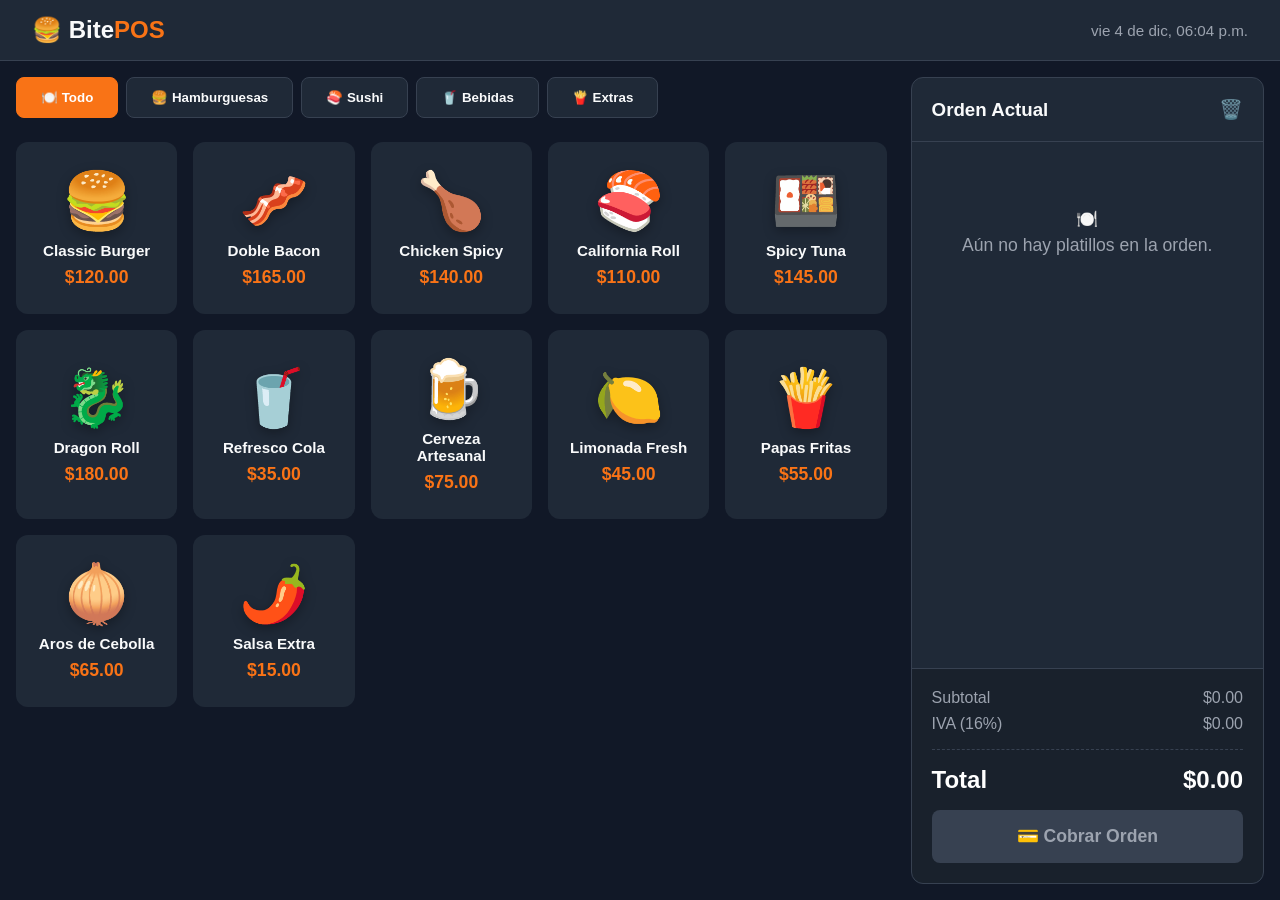
<file: assets/Principal.html>
<!DOCTYPE html>
<html lang="es">
<head>
    <meta charset="UTF-8">
    <meta name="viewport" content="width=device-width, initial-scale=1.0">
    <title>FastFood POS - Pantalla de Ventas</title>
    <link rel="stylesheet" href="../CSS/Primcipal.css">
</head>
<body>

    <header>
        <div class="logo">🍔 <span>Bite</span>POS</div>
        <div id="datetime" class="datetime"></div>
    </header>

    <div class="pos-container">
        <div class="main-content">
            
            <div class="categories" id="categoryMenu">
                <button class="cat-btn active" onclick="filtrarCategoria('todas')">🍽️ Todo</button>
                <button class="cat-btn" onclick="filtrarCategoria('hamburguesas')">🍔 Hamburguesas</button>
                <button class="cat-btn" onclick="filtrarCategoria('sushi')">🍣 Sushi</button>
                <button class="cat-btn" onclick="filtrarCategoria('bebidas')">🥤 Bebidas</button>
                <button class="cat-btn" onclick="filtrarCategoria('extras')">🍟 Extras</button>
            </div>

            <div class="products-grid" id="productsGrid">
                </div>
        </div>

        <div class="cart-section">
            <div class="cart-header">
                <h3>Orden Actual</h3>
                <button class="clear-btn" onclick="limpiarCarrito()" title="Vaciar orden">🗑️</button>
            </div>
            
            <div class="cart-items" id="cartItems">
                <div class="empty-cart-msg">
                    🍽️ <br> Aún no hay platillos en la orden.
                </div>
            </div>

            <div class="cart-footer">
                <div class="totals-row">
                    <span>Subtotal</span>
                    <span id="subtotalAmount">$0.00</span>
                </div>
                <div class="totals-row">
                    <span>IVA (16%)</span>
                    <span id="taxAmount">$0.00</span>
                </div>
                <div class="totals-row grand-total">
                    <span>Total</span>
                    <span id="totalAmount">$0.00</span>
                </div>
                <button class="checkout-btn" id="checkoutBtn" onclick="procesarPago()">
                    💳 Cobrar Orden
                </button>
            </div>
        </div>
    </div>

    <div id="toastContainer" class="toast-container"></div>

    <script src="../JS/Principal.js"></script>
</body>
</html>
</file>
<file: CSS/Primcipal.css>
:root {
    --bg-dark: #111827;
    --bg-panel: #1F2937;
    --bg-card: #374151;
    --primary: #F97316; /* Naranja apetitoso */
    --primary-hover: #EA580C;
    --text-light: #F9FAFB;
    --text-muted: #9CA3AF;
    --danger: #EF4444;
    --success: #10B981;
    --border: #374151;
}

* {
    box-sizing: border-box;
    margin: 0;
    padding: 0;
    font-family: 'Segoe UI', Tahoma, Geneva, Verdana, sans-serif;
}

body {
    background-color: var(--bg-dark);
    color: var(--text-light);
    height: 100vh;
    display: flex;
    flex-direction: column;
    overflow: hidden;
}

/* Header */
header {
    background-color: var(--bg-panel);
    padding: 1rem 2rem;
    border-bottom: 1px solid var(--border);
    display: flex;
    justify-content: space-between;
    align-items: center;
}

.logo {
    font-size: 1.5rem;
    font-weight: bold;
    color: var(--primary);
}

.logo span {
    color: var(--text-light);
}

.datetime {
    color: var(--text-muted);
    font-size: 0.95rem;
}

/* Contenedor Principal */
.pos-container {
    display: flex;
    flex: 1;
    overflow: hidden;
    padding: 1rem;
    gap: 1rem;
}

/* Área de Menú y Productos */
.main-content {
    flex: 2.5;
    display: flex;
    flex-direction: column;
    gap: 1rem;
    overflow: hidden;
}

/* Categorías (Filtros) */
.categories {
    display: flex;
    gap: 0.5rem;
    overflow-x: auto;
    padding-bottom: 0.5rem;
}

.categories::-webkit-scrollbar { height: 6px; }
.categories::-webkit-scrollbar-thumb { background: var(--border); border-radius: 4px; }

.cat-btn {
    background-color: var(--bg-panel);
    color: var(--text-light);
    border: 1px solid var(--border);
    padding: 0.75rem 1.5rem;
    border-radius: 8px;
    cursor: pointer;
    font-weight: 600;
    white-space: nowrap;
    transition: all 0.2s;
}

.cat-btn:hover {
    border-color: var(--primary);
}

.cat-btn.active {
    background-color: var(--primary);
    border-color: var(--primary);
    color: white;
}

/* Grid de Productos */
.products-grid {
    display: grid;
    grid-template-columns: repeat(auto-fill, minmax(160px, 1fr));
    gap: 1rem;
    overflow-y: auto;
    padding-right: 0.5rem;
}

.products-grid::-webkit-scrollbar { width: 8px; }
.products-grid::-webkit-scrollbar-thumb { background: var(--border); border-radius: 4px; }

.product-card {
    background-color: var(--bg-panel);
    border: 2px solid transparent;
    border-radius: 12px;
    padding: 1.5rem 1rem;
    text-align: center;
    cursor: pointer;
    transition: all 0.2s ease;
    display: flex;
    flex-direction: column;
    justify-content: center;
}

.product-card:hover {
    transform: translateY(-4px);
    border-color: var(--primary);
    box-shadow: 0 10px 15px -3px rgba(249, 115, 22, 0.1);
}

.product-card:active {
    transform: translateY(0);
}

.product-icon {
    font-size: 3.5rem;
    margin-bottom: 0.5rem;
    filter: drop-shadow(0 4px 6px rgba(0,0,0,0.3));
}

.product-name {
    font-weight: 600;
    font-size: 0.95rem;
    margin-bottom: 0.5rem;
}

.product-price {
    color: var(--primary);
    font-weight: bold;
    font-size: 1.1rem;
}

/* Panel del Carrito */
.cart-section {
    flex: 1;
    min-width: 350px;
    background-color: var(--bg-panel);
    border-radius: 12px;
    display: flex;
    flex-direction: column;
    border: 1px solid var(--border);
}

.cart-header {
    padding: 1.25rem;
    border-bottom: 1px solid var(--border);
    display: flex;
    justify-content: space-between;
    align-items: center;
}

.clear-btn {
    background: transparent;
    border: none;
    font-size: 1.2rem;
    cursor: pointer;
    opacity: 0.7;
    transition: opacity 0.2s;
}

.clear-btn:hover { opacity: 1; }

.cart-items {
    flex: 1;
    overflow-y: auto;
    padding: 1rem;
}

.empty-cart-msg {
    text-align: center;
    color: var(--text-muted);
    margin-top: 3rem;
    font-size: 1.1rem;
    line-height: 1.5;
}

.cart-item {
    display: flex;
    justify-content: space-between;
    align-items: center;
    padding: 0.75rem;
    background-color: var(--bg-card);
    border-radius: 8px;
    margin-bottom: 0.5rem;
}

.item-info { flex: 1; }

.item-title {
    font-weight: 600;
    font-size: 0.95rem;
    margin-bottom: 0.25rem;
}

.item-total {
    color: var(--primary);
    font-weight: bold;
}

.qty-controls {
    display: flex;
    align-items: center;
    gap: 0.5rem;
    background-color: var(--bg-dark);
    border-radius: 6px;
    padding: 0.25rem;
}

.qty-btn {
    background: var(--bg-card);
    border: none;
    color: white;
    width: 28px;
    height: 28px;
    border-radius: 4px;
    cursor: pointer;
    font-weight: bold;
}

.qty-btn:hover { background: var(--border); }
.qty-btn.danger:hover { background: var(--danger); }

.item-qty-text {
    min-width: 20px;
    text-align: center;
    font-size: 0.9rem;
}

/* Footer del Carrito */
.cart-footer {
    padding: 1.25rem;
    border-top: 1px solid var(--border);
    background-color: rgba(0,0,0,0.2);
    border-radius: 0 0 12px 12px;
}

.totals-row {
    display: flex;
    justify-content: space-between;
    margin-bottom: 0.5rem;
    color: var(--text-muted);
}

.grand-total {
    font-size: 1.5rem;
    font-weight: bold;
    color: white;
    margin-top: 1rem;
    margin-bottom: 1rem;
    border-top: 1px dashed var(--border);
    padding-top: 1rem;
}

.checkout-btn {
    width: 100%;
    background-color: var(--primary);
    color: white;
    border: none;
    padding: 1rem;
    font-size: 1.1rem;
    font-weight: bold;
    border-radius: 8px;
    cursor: pointer;
    transition: all 0.2s;
    display: flex;
    justify-content: center;
    align-items: center;
    gap: 0.5rem;
}

.checkout-btn:hover { background-color: var(--primary-hover); }
.checkout-btn:disabled {
    background-color: var(--border);
    color: var(--text-muted);
    cursor: not-allowed;
}

/* Toasts (Notificaciones) */
.toast-container {
    position: fixed;
    bottom: 20px;
    right: 20px;
    display: flex;
    flex-direction: column;
    gap: 10px;
    z-index: 1000;
}

.toast {
    background-color: var(--bg-card);
    color: white;
    padding: 1rem 1.5rem;
    border-radius: 8px;
    box-shadow: 0 4px 12px rgba(0,0,0,0.5);
    display: flex;
    align-items: center;
    gap: 0.5rem;
    animation: slideIn 0.3s ease forwards;
    border-left: 4px solid var(--primary);
}

.toast.error { border-left-color: var(--danger); }
.toast.success { border-left-color: var(--success); }

@keyframes slideIn {
    from { transform: translateX(100%); opacity: 0; }
    to { transform: translateX(0); opacity: 1; }
}
@keyframes fadeOut {
    from { transform: translateX(0); opacity: 1; }
    to { transform: translateX(100%); opacity: 0; }
}
</file>
